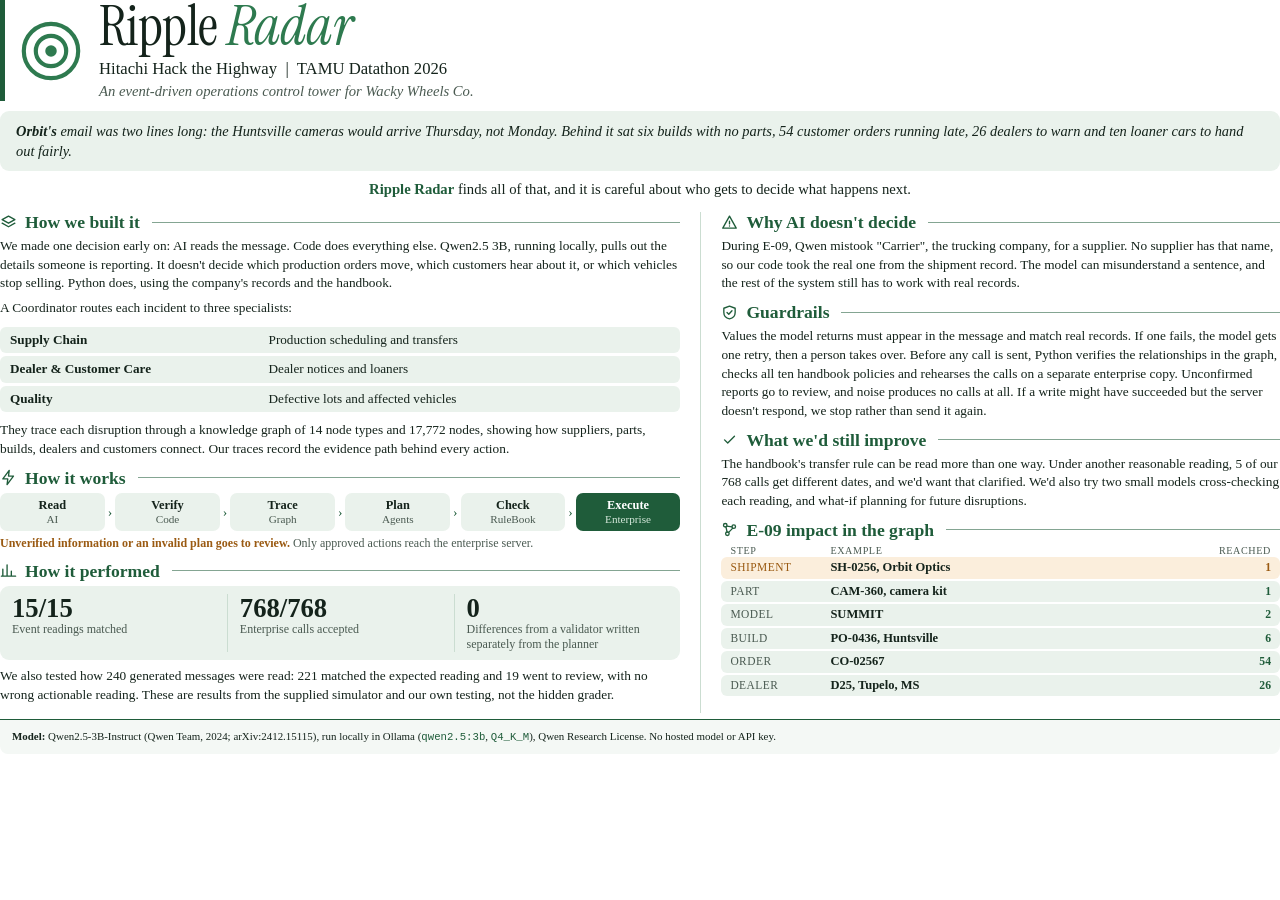
<file: hitachi/docs/design_card.html>
<!doctype html>
<html lang="en">
<head>
<meta charset="utf-8">
<title>Ripple Radar design card</title>
<link href="https://fonts.googleapis.com/css2?family=Instrument+Serif:ital@0;1&display=swap" rel="stylesheet">
<style>
  @page { size: letter; margin: 0.3in 0.44in; }
  :root { --ink: #14231B; --muted: #4A5A51; --green: #1F5C3A; --leaf: #2E7A4F; --mint: #EAF2EC; --line: #CBDDD1; }
  * { box-sizing: border-box; }
  html, body { margin: 0; }
  body { font: 10pt/1.4 Georgia, "Times New Roman", serif; color: var(--ink); }
  p { margin: 0 0 6px; }

  .head { display: flex; align-items: center; gap: 16px; padding-left: 14px; border-left: 5px solid var(--green); margin-bottom: 10px; }
  .logo { flex: none; }
  .brand { font: 400 42pt/0.95 "Instrument Serif", Georgia, serif; letter-spacing: -0.01em; }
  .brand i { color: var(--leaf); }
  .event { font-size: 12.5pt; margin-top: 4px; }
  .tag { font-style: italic; color: var(--muted); font-size: 11pt; }

  .lead { background: var(--mint); border-radius: 9px; padding: 10px 16px; font-style: italic; font-size: 10.8pt; margin-bottom: 8px; }
  .lead b { font-weight: 700; }
  .thesis { text-align: center; font-size: 11pt; margin: 4px 0 12px; }
  .thesis b { color: var(--green); }

  .cols { display: grid; grid-template-columns: 1.08fr 0.92fr; gap: 0 20px; }
  .right { border-left: 1px solid var(--line); padding-left: 20px; }
  h2 { display: flex; align-items: center; gap: 8px; font: 700 13.2pt/1.15 Georgia, serif; color: var(--green); margin: 0 0 5px; }
  h2::after { content: ""; flex: 1; border-top: 1.5px solid var(--green); opacity: 0.55; margin-left: 4px; }
  h2 svg { flex: none; width: 17px; height: 17px; }
  section { margin-bottom: 9px; }

  table.agents { width: 100%; border-collapse: separate; border-spacing: 0 3px; margin: 2px 0 6px; font-size: 9.9pt; }
  table.agents td { background: var(--mint); padding: 4px 10px; }
  table.agents td:first-child { font-weight: 700; width: 38%; border-radius: 6px 0 0 6px; }
  table.agents td:last-child { border-radius: 0 6px 6px 0; }

  .flow { display: flex; align-items: center; gap: 3px; margin: 4px 0 4px; }
  .flow div { flex: 1; text-align: center; background: var(--mint); border-radius: 7px; padding: 5px 2px; font-size: 9.3pt; font-weight: 700; line-height: 1.2; }
  .flow div small { display: block; font-weight: 400; color: var(--muted); font-size: 8.4pt; }
  .flow div.end { background: var(--green); color: #fff; }
  .flow div.end small { color: #D5E8DB; }
  .flow span { color: var(--green); font-size: 10pt; }
  .note { font-size: 9pt; color: var(--muted); }
  .note b { color: #9A5A12; }

  .stats { display: grid; grid-template-columns: repeat(3, 1fr); background: var(--mint); border-radius: 9px; padding: 8px 0; margin: 4px 0 7px; }
  .stats div { padding: 0 12px; border-left: 1.5px solid var(--line); }
  .stats div:first-child { border-left: 0; }
  .stats b { display: block; font-size: 20pt; line-height: 1.05; }
  .stats span { font-size: 9pt; color: var(--muted); line-height: 1.25; display: block; }

  .path { list-style: none; margin: 4px 0 4px; padding: 0; font-size: 9.4pt; }
  .path li { display: grid; grid-template-columns: 100px 1fr auto; align-items: baseline; padding: 2px 9px; background: var(--mint); border-radius: 6px; margin-bottom: 2px; }
  .path li span { color: var(--muted); font-size: 8.6pt; letter-spacing: 0.04em; }
  .path li em { font-style: normal; color: var(--green); font-weight: 700; font-size: 8.8pt; }
  .path li.late { background: #FBEEDC; }
  .path li.hdr { background: none; padding: 0 9px; margin-bottom: 1px; line-height: 1.1; }
  .path li.hdr span { font-size: 7.6pt; letter-spacing: 0.06em; }
  .path li.hdr span:last-child { text-align: right; }
  .path li.late span, .path li.late em { color: #9A5A12; }
  .foot { border-top: 1.5px solid var(--green); margin-top: 6px; padding: 7px 12px; background: #F4F8F5; border-radius: 0 0 8px 8px; font-size: 8.2pt; padding: 9px 12px; }
  .foot code { font: 8pt Consolas, "Courier New", monospace; color: var(--green); }
</style>
</head>
<body>

<header class="head">
  <svg class="logo" width="64" height="64" viewBox="0 0 40 40" aria-hidden="true">
    <circle cx="20" cy="20" r="17" fill="none" stroke="#2E7A4F" stroke-width="2.6"/>
    <circle cx="20" cy="20" r="9.5" fill="none" stroke="#2E7A4F" stroke-width="2.6"/>
    <circle cx="20" cy="20" r="3.6" fill="#2E7A4F"/>
  </svg>
  <div>
    <div class="brand">Ripple <i>Radar</i></div>
    <div class="event">Hitachi Hack the Highway &nbsp;|&nbsp; TAMU Datathon 2026</div>
    <div class="tag">An event-driven operations control tower for Wacky Wheels Co.</div>
  </div>
</header>

<div class="lead"><b>Orbit's</b> email was two lines long: the Huntsville cameras would arrive Thursday, not Monday. Behind it sat six builds with no parts, 54 customer orders running late, 26 dealers to warn and ten loaner cars to hand out fairly.</div>
<p class="thesis"><b>Ripple Radar</b> finds all of that, and it is careful about who gets to decide what happens next.</p>

<div class="cols">
<div class="left">

<section>
  <h2><svg viewBox="0 0 24 24" fill="none" stroke="currentColor" stroke-width="1.9" stroke-linecap="round" stroke-linejoin="round"><path d="M12 3l9 5-9 5-9-5z"/><path d="M3 13l9 5 9-5"/></svg>How we built it</h2>
  <p>We made one decision early on: AI reads the message. Code does everything else. Qwen2.5 3B, running locally, pulls out the details someone is reporting. It doesn't decide which production orders move, which customers hear about it, or which vehicles stop selling. Python does, using the company's records and the handbook.</p>
  <p>A Coordinator routes each incident to three specialists:</p>
  <table class="agents">
    <tr><td>Supply Chain</td><td>Production scheduling and transfers</td></tr>
    <tr><td>Dealer &amp; Customer Care</td><td>Dealer notices and loaners</td></tr>
    <tr><td>Quality</td><td>Defective lots and affected vehicles</td></tr>
  </table>
  <p>They trace each disruption through a knowledge graph of 14 node types and 17,772 nodes, showing how suppliers, parts, builds, dealers and customers connect. Our traces record the evidence path behind every action.</p>
</section>

<section>
  <h2><svg viewBox="0 0 24 24" fill="none" stroke="currentColor" stroke-width="1.9" stroke-linecap="round" stroke-linejoin="round"><path d="M13 2L4 14h7l-1 8 9-12h-7z"/></svg>How it works</h2>
  <div class="flow">
    <div>Read<small>AI</small></div><span>&rsaquo;</span>
    <div>Verify<small>Code</small></div><span>&rsaquo;</span>
    <div>Trace<small>Graph</small></div><span>&rsaquo;</span>
    <div>Plan<small>Agents</small></div><span>&rsaquo;</span>
    <div>Check<small>RuleBook</small></div><span>&rsaquo;</span>
    <div class="end">Execute<small>Enterprise</small></div>
  </div>
  <p class="note"><b>Unverified information or an invalid plan goes to review.</b> Only approved actions reach the enterprise server.</p>
</section>

<section>
  <h2><svg viewBox="0 0 24 24" fill="none" stroke="currentColor" stroke-width="1.9" stroke-linecap="round" stroke-linejoin="round"><path d="M4 20V10M10 20V4M16 20v-7M22 20H2"/></svg>How it performed</h2>
  <div class="stats">
    <div><b>15/15</b><span>Event readings matched</span></div>
    <div><b>768/768</b><span>Enterprise calls accepted</span></div>
    <div><b>0</b><span>Differences from a validator written separately from the planner</span></div>
  </div>
  <p>We also tested how 240 generated messages were read: 221 matched the expected reading and 19 went to review, with no wrong actionable reading. These are results from the supplied simulator and our own testing, not the hidden grader.</p>
</section>

</div>
<div class="right">

<section>
  <h2><svg viewBox="0 0 24 24" fill="none" stroke="currentColor" stroke-width="1.9" stroke-linecap="round" stroke-linejoin="round"><path d="M12 3l9.5 17h-19z"/><path d="M12 10v4"/><path d="M12 17h.01"/></svg>Why AI doesn't decide</h2>
  <p>During E-09, Qwen mistook "Carrier", the trucking company, for a supplier. No supplier has that name, so our code took the real one from the shipment record. The model can misunderstand a sentence, and the rest of the system still has to work with real records.</p>
</section>

<section>
  <h2><svg viewBox="0 0 24 24" fill="none" stroke="currentColor" stroke-width="1.9" stroke-linecap="round" stroke-linejoin="round"><path d="M12 3l8 3v6c0 4.5-3.4 8-8 9-4.6-1-8-4.5-8-9V6z"/><path d="M8.5 12l2.5 2.5 4.5-5"/></svg>Guardrails</h2>
  <p>Values the model returns must appear in the message and match real records. If one fails, the model gets one retry, then a person takes over. Before any call is sent, Python verifies the relationships in the graph, checks all ten handbook policies and rehearses the calls on a separate enterprise copy. Unconfirmed reports go to review, and noise produces no calls at all. If a write might have succeeded but the server doesn't respond, we stop rather than send it again.</p>
</section>

<section>
  <h2><svg viewBox="0 0 24 24" fill="none" stroke="currentColor" stroke-width="1.9" stroke-linecap="round" stroke-linejoin="round"><path d="M5 12.5l4.5 4.5L19 7.5"/></svg>What we'd still improve</h2>
  <p>The handbook's transfer rule can be read more than one way. Under another reasonable reading, 5 of our 768 calls get different dates, and we'd want that clarified. We'd also try two small models cross-checking each reading, and what-if planning for future disruptions.</p>
</section>

<section>
  <h2><svg viewBox="0 0 24 24" fill="none" stroke="currentColor" stroke-width="1.9" stroke-linecap="round" stroke-linejoin="round"><circle cx="6" cy="6" r="2.5"/><circle cx="18" cy="8" r="2.5"/><circle cx="9" cy="18" r="2.5"/><path d="M8.2 7.2l7.4 1.2M7 8.3l1.6 7.3M16.6 10.1l-5.8 6"/></svg>E-09 impact in the graph</h2>
  <ul class="path">
    <li class="hdr"><span>STEP</span><span>EXAMPLE</span><span>REACHED</span></li>
    <li class="late"><span>SHIPMENT</span><b>SH-0256, Orbit Optics</b><em>1</em></li>
    <li><span>PART</span><b>CAM-360, camera kit</b><em>1</em></li>
    <li><span>MODEL</span><b>SUMMIT</b><em>2</em></li>
    <li><span>BUILD</span><b>PO-0436, Huntsville</b><em>6</em></li>
    <li><span>ORDER</span><b>CO-02567</b><em>54</em></li>
    <li><span>DEALER</span><b>D25, Tupelo, MS</b><em>26</em></li>
  </ul>
</section>

</div>
</div>

<div class="foot"><b>Model:</b> Qwen2.5-3B-Instruct (Qwen Team, 2024; arXiv:2412.15115), run locally in Ollama (<code>qwen2.5:3b</code>, <code>Q4_K_M</code>), Qwen Research License. No hosted model or API key.</div>

</body>
</html>
</file>
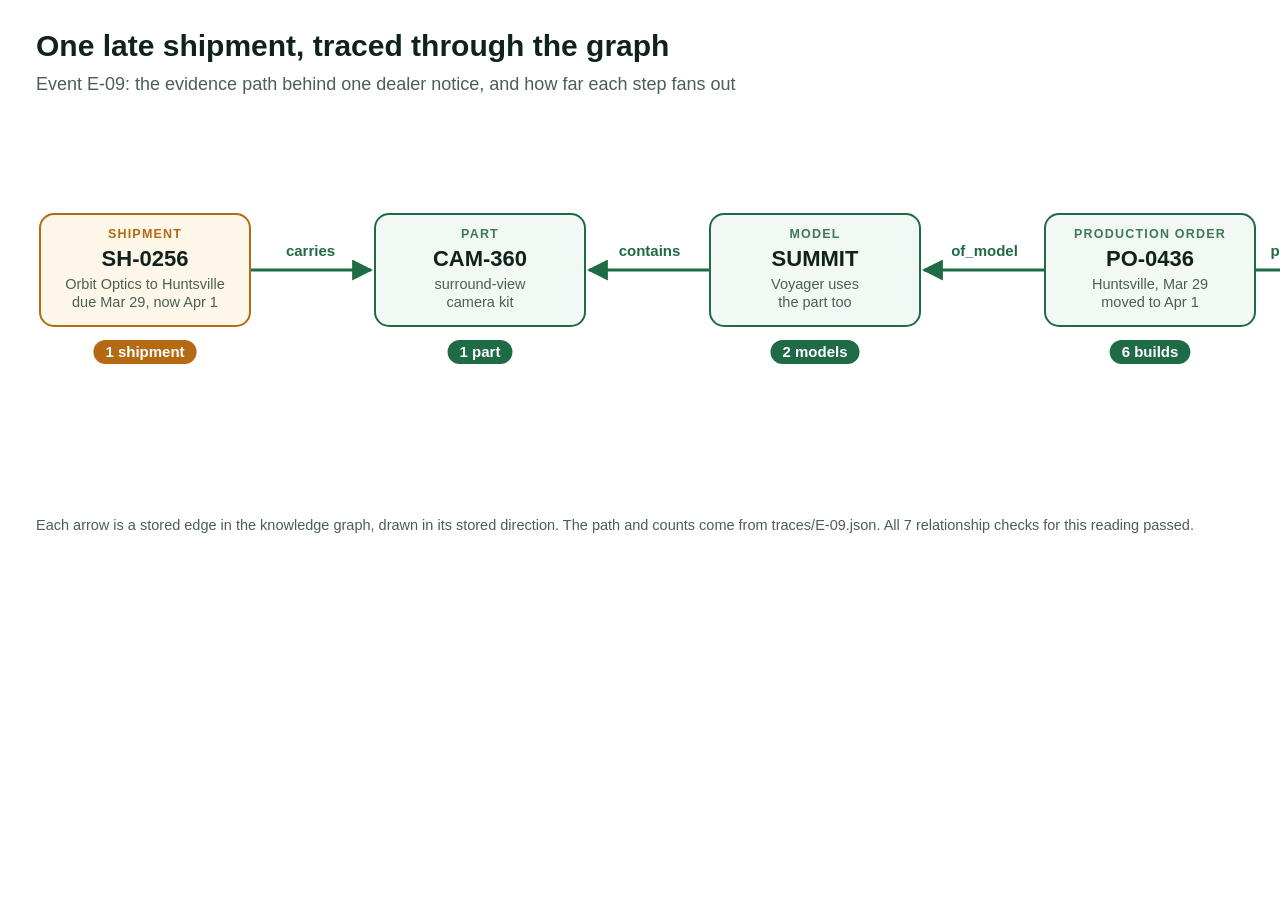
<file: hitachi/docs/graph_path.html>
<!doctype html>
<html lang="en">
<head>
<meta charset="utf-8">
<title>E-09 graph path</title>
<style>
  html, body { margin: 0; background: #FFFFFF; }
  svg { display: block; font-family: "Segoe UI", Arial, sans-serif; }
</style>
</head>
<body>
<svg id="g" width="2000" height="560" viewBox="0 0 2000 560" xmlns="http://www.w3.org/2000/svg"></svg>
<script>
const W = 210, H = 112, Y = 270;
const N = [
  { key: "ship", x: 145, y: Y, type: "SHIPMENT", id: "SH-0256", lines: ["Orbit Optics to Huntsville", "due Mar 29, now Apr 1"], count: "1 shipment", late: true },
  { key: "part", x: 480, y: Y, type: "PART", id: "CAM-360", lines: ["surround-view", "camera kit"], count: "1 part" },
  { key: "model", x: 815, y: Y, type: "MODEL", id: "SUMMIT", lines: ["Voyager uses", "the part too"], count: "2 models" },
  { key: "build", x: 1150, y: Y, type: "PRODUCTION ORDER", id: "PO-0436", lines: ["Huntsville, Mar 29", "moved to Apr 1"], count: "6 builds" },
  { key: "order", x: 1485, y: Y, type: "CUSTOMER ORDER", id: "CO-02567", lines: ["promised Apr 1"], count: "54 orders" },
  { key: "dealer", x: 1840, y: Y - 120, type: "DEALER", id: "D25", lines: ["Tupelo Wacky Wheels", "Tupelo, MS"], count: "26 dealers" },
  { key: "cust", x: 1840, y: Y + 120, type: "CUSTOMER", id: "C1467", lines: ["Standard tier"], count: "54 customers" },
];
const byKey = Object.fromEntries(N.map((n) => [n.key, n]));
const EDGES = [
  ["ship", "part", "carries"],
  ["model", "part", "contains"],
  ["build", "model", "of_model"],
  ["build", "order", "promised_to"],
  ["order", "dealer", "placed_at"],
  ["order", "cust", "for"],
];
const svg = document.getElementById("g");
const el = (tag, attrs, text) => {
  const e = document.createElementNS("http://www.w3.org/2000/svg", tag);
  for (const [k, v] of Object.entries(attrs)) e.setAttribute(k, v);
  if (text !== undefined) e.textContent = text;
  svg.appendChild(e);
  return e;
};
el("defs", {}).innerHTML = `<marker id="a" viewBox="0 0 10 10" refX="9" refY="5" markerWidth="7" markerHeight="7" orient="auto"><path d="M0 0L10 5L0 10z" fill="#1F6B45"/></marker>`;

el("text", { x: 36, y: 56, fill: "#10231B", "font-size": 30, "font-weight": 700 }, "One late shipment, traced through the graph");
el("text", { x: 36, y: 90, fill: "#4A5F55", "font-size": 18 }, "Event E-09: the evidence path behind one dealer notice, and how far each step fans out");

const side = (a, b) => {
  const dx = b.x - a.x, dy = b.y - a.y;
  if (Math.abs(dy) < 1) return [[a.x + Math.sign(dx) * W / 2, a.y], [b.x - Math.sign(dx) * (W / 2 + 4), b.y]];
  return [[a.x + W / 2, a.y + Math.sign(dy) * 20], [b.x - W / 2 - 4, b.y]];
};
for (const [f, t, rel] of EDGES) {
  const a = byKey[f], b = byKey[t];
  const [[x1, y1], [x2, y2]] = side(a, b);
  const d = Math.abs(y2 - y1) < 1 ? `M${x1} ${y1}L${x2} ${y2}` : `M${x1} ${y1}C${x1 + 90} ${y1} ${x2 - 110} ${y2} ${x2} ${y2}`;
  el("path", { d, fill: "none", stroke: "#1F6B45", "stroke-width": 3, "marker-end": "url(#a)" });
  const mx = Math.abs(y2 - y1) < 1 ? (x1 + x2) / 2 : (x1 + x2) / 2 + 6, my = Math.abs(y2 - y1) < 1 ? y1 - 14 : (y1 + y2) / 2 + (y2 < y1 ? -10 : 22);
  const tx = el("text", { x: mx, y: my, "text-anchor": "middle", fill: "#1F6B45", "font-size": 15, "font-weight": 600 }, rel);
  const bb = tx.getBBox();
  svg.insertBefore(el("rect", { x: bb.x - 5, y: bb.y - 2, width: bb.width + 10, height: bb.height + 4, rx: 5, fill: "#FFFFFF" }), tx);
}

for (const n of N) {
  const x = n.x - W / 2, y = n.y - H / 2;
  el("rect", { x, y, width: W, height: H, rx: 14, fill: n.late ? "#FFF6EA" : "#F2F8F4", stroke: n.late ? "#B36A12" : "#1F6B45", "stroke-width": 2 });
  el("text", { x: n.x, y: y + 24, "text-anchor": "middle", fill: n.late ? "#B36A12" : "#3D7A57", "font-size": 12.5, "font-weight": 700, "letter-spacing": 1.2 }, n.type);
  el("text", { x: n.x, y: y + 52, "text-anchor": "middle", fill: "#10231B", "font-size": 22, "font-weight": 700 }, n.id);
  n.lines.forEach((l, i) => el("text", { x: n.x, y: y + 75 + i * 18, "text-anchor": "middle", fill: "#4A5F55", "font-size": 14.5 }, l));
  const cy = y + H + 14;
  const pill = el("text", { x: n.x, y: cy + 17, "text-anchor": "middle", fill: "#FFFFFF", "font-size": 15, "font-weight": 700 }, n.count);
  const pb = pill.getBBox();
  svg.insertBefore(el("rect", { x: pb.x - 12, y: cy, width: pb.width + 24, height: 24, rx: 12, fill: n.late ? "#B36A12" : "#1F6B45" }), pill);
}

el("text", { x: 36, y: 530, fill: "#4A5F55", "font-size": 14.5 },
   "Each arrow is a stored edge in the knowledge graph, drawn in its stored direction. The path and counts come from traces/E-09.json. All 7 relationship checks for this reading passed.");
</script>
</body>
</html>
</file>
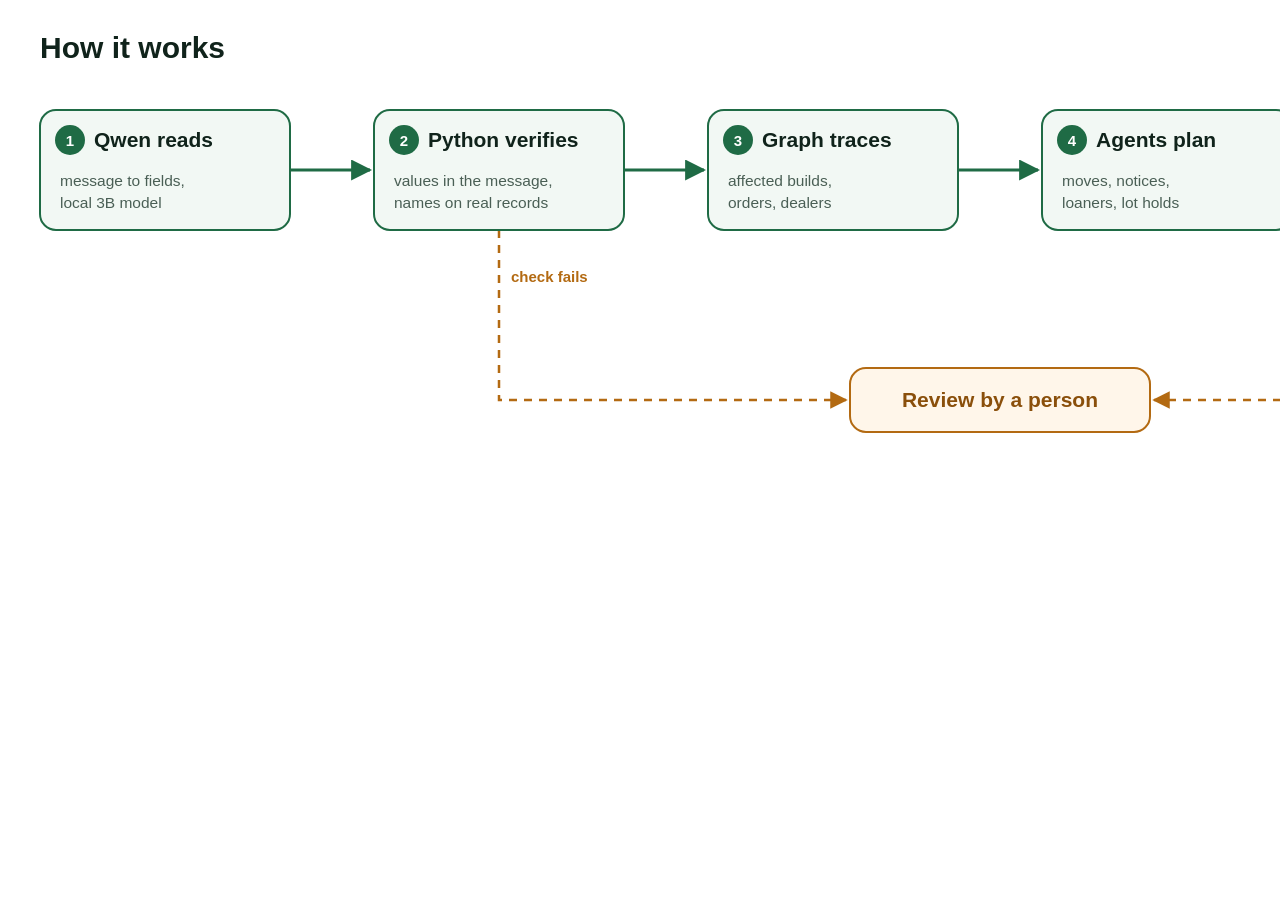
<file: hitachi/docs/how_it_works.html>
<!doctype html>
<html lang="en">
<head>
<meta charset="utf-8">
<title>How it works</title>
<style>
  html, body { margin: 0; background: #FFFFFF; }
  svg { display: block; font-family: "Segoe UI", Arial, sans-serif; }
</style>
</head>
<body>
<svg id="g" width="2000" height="470" viewBox="0 0 2000 470" xmlns="http://www.w3.org/2000/svg"></svg>
<script>
const W = 250, H = 120, Y = 170, X0 = 165, STEP = 334;
const STEPS = [
  ["Qwen reads", "message to fields,", "local 3B model"],
  ["Python verifies", "values in the message,", "names on real records"],
  ["Graph traces", "affected builds,", "orders, dealers"],
  ["Agents plan", "moves, notices,", "loaners, lot holds"],
  ["RuleBook checks", "10 handbook rules", "plus a rehearsal"],
  ["API executes", "enterprise server,", "each call once"],
];
const svg = document.getElementById("g");
const el = (tag, attrs, text) => {
  const e = document.createElementNS("http://www.w3.org/2000/svg", tag);
  for (const [k, v] of Object.entries(attrs)) e.setAttribute(k, v);
  if (text !== undefined) e.textContent = text;
  svg.appendChild(e);
  return e;
};
el("defs", {}).innerHTML =
  `<marker id="a" viewBox="0 0 10 10" refX="9" refY="5" markerWidth="7" markerHeight="7" orient="auto"><path d="M0 0L10 5L0 10z" fill="#1F6B45"/></marker>
   <marker id="r" viewBox="0 0 10 10" refX="9" refY="5" markerWidth="7" markerHeight="7" orient="auto"><path d="M0 0L10 5L0 10z" fill="#B36A12"/></marker>`;

el("text", { x: 40, y: 58, fill: "#10231B", "font-size": 30, "font-weight": 700 }, "How it works");

const cx = (i) => X0 + i * STEP;
const REVIEW = { x: (cx(1) + cx(4)) / 2, y: 400, w: 300, h: 64 };

const dashed = (i, label) => {
  const sx = cx(i), sy = Y + H / 2;
  const tx = i < 3 ? REVIEW.x - REVIEW.w / 2 : REVIEW.x + REVIEW.w / 2;
  const d = `M${sx} ${sy}V${REVIEW.y}H${i < 3 ? tx - 4 : tx + 4}`;
  el("path", { d, fill: "none", stroke: "#B36A12", "stroke-width": 2.5, "stroke-dasharray": "8 7", "marker-end": "url(#r)" });
  el("text", { x: sx + (i < 3 ? 12 : -12), y: sy + 52, "text-anchor": i < 3 ? "start" : "end", fill: "#B36A12", "font-size": 15, "font-weight": 600 }, label);
};
dashed(1, "check fails");
dashed(4, "rule fails");

STEPS.forEach(([title, a, b], i) => {
  const x = cx(i) - W / 2, y = Y - H / 2, last = i === STEPS.length - 1;
  if (i < STEPS.length - 1) {
    el("path", { d: `M${cx(i) + W / 2} ${Y}H${cx(i + 1) - W / 2 - 4}`, stroke: "#1F6B45", "stroke-width": 3, "marker-end": "url(#a)" });
  }
  el("rect", { x, y, width: W, height: H, rx: 16, fill: last ? "#1F6B45" : "#F2F8F4", stroke: "#1F6B45", "stroke-width": 2 });
  el("circle", { cx: x + 30, cy: y + 30, r: 15, fill: last ? "#FFFFFF" : "#1F6B45" });
  el("text", { x: x + 30, y: y + 35.5, "text-anchor": "middle", fill: last ? "#1F6B45" : "#FFFFFF", "font-size": 15, "font-weight": 700 }, String(i + 1));
  el("text", { x: x + 54, y: y + 37, fill: last ? "#FFFFFF" : "#10231B", "font-size": 21, "font-weight": 700 }, title);
  el("text", { x: x + 20, y: y + 76, fill: last ? "#D7EEDF" : "#4A5F55", "font-size": 15.5 }, a);
  el("text", { x: x + 20, y: y + 98, fill: last ? "#D7EEDF" : "#4A5F55", "font-size": 15.5 }, b);
});

el("rect", { x: REVIEW.x - REVIEW.w / 2, y: REVIEW.y - REVIEW.h / 2, width: REVIEW.w, height: REVIEW.h, rx: 16, fill: "#FFF6EA", stroke: "#B36A12", "stroke-width": 2 });
el("text", { x: REVIEW.x, y: REVIEW.y + 7, "text-anchor": "middle", fill: "#8A4F0B", "font-size": 21, "font-weight": 700 }, "Review by a person");
</script>
</body>
</html>
</file>
